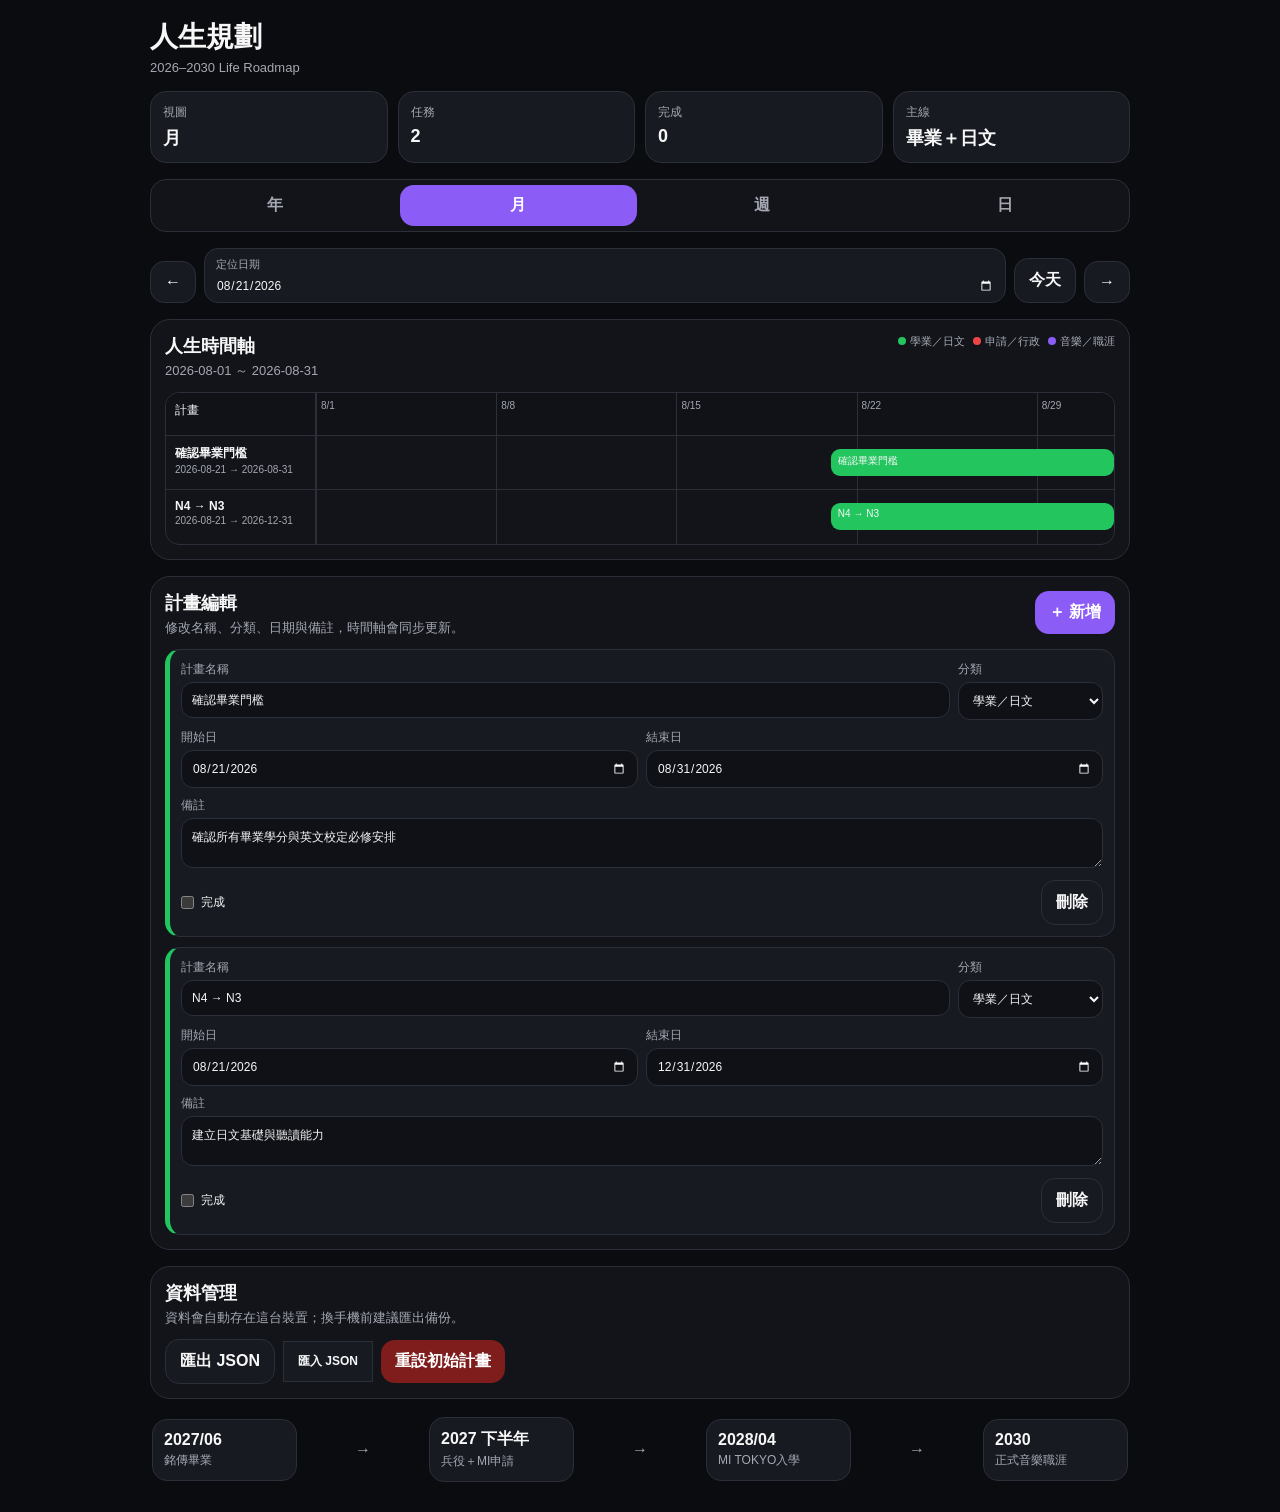
<file: index.html>
<!doctype html>
<html lang="zh-Hant">
<head>
  <meta charset="utf-8">
  <meta name="viewport" content="width=device-width,initial-scale=1,viewport-fit=cover">
  <meta name="theme-color" content="#0b0c0f">
  <meta name="apple-mobile-web-app-capable" content="yes">
  <meta name="apple-mobile-web-app-status-bar-style" content="black-translucent">
  <meta name="apple-mobile-web-app-title" content="人生規劃">
  <meta name="mobile-web-app-capable" content="yes">
  <title>人生規劃</title>

  <link rel="manifest" href="./manifest.webmanifest">
  <link rel="apple-touch-icon" href="./icon-192.png">
  <link rel="icon" type="image/png" sizes="192x192" href="./icon-192.png">
  <link rel="icon" type="image/png" sizes="512x512" href="./icon-512.png">
  <link rel="stylesheet" href="./styles.css">
</head>
<body>
  <div id="iosInstallTip" class="install-tip hidden">
    <b>可安裝到 iPhone 主畫面</b>
    <span>Safari → 分享 → 加入主畫面</span>
    <button id="dismissInstallTip" type="button">知道了</button>
  </div>

  <main class="app">
    <header class="topbar">
      <div>
        <h1>人生規劃</h1>
        <p>2026–2030 Life Roadmap</p>
      </div>
      <button id="installBtn" class="ghost hidden" type="button">安裝 App</button>
    </header>

    <section class="summary">
      <div class="metric"><span>視圖</span><strong id="viewName">月</strong></div>
      <div class="metric"><span>任務</span><strong id="countVisible">0</strong></div>
      <div class="metric"><span>完成</span><strong id="countDone">0</strong></div>
      <div class="metric"><span>主線</span><strong id="phaseName">準備期</strong></div>
    </section>

    <nav class="segmented" aria-label="時間單位">
      <button data-unit="year" type="button">年</button>
      <button data-unit="month" type="button" class="active">月</button>
      <button data-unit="week" type="button">週</button>
      <button data-unit="day" type="button">日</button>
    </nav>

    <section class="range-controls">
      <button id="prevBtn" class="ghost" type="button">←</button>
      <label class="datebox">
        <span>定位日期</span>
        <input id="anchorDate" type="date">
      </label>
      <button id="todayBtn" class="ghost" type="button">今天</button>
      <button id="nextBtn" class="ghost" type="button">→</button>
    </section>

    <section class="panel">
      <div class="section-head">
        <div>
          <h2>人生時間軸</h2>
          <p id="rangeText"></p>
        </div>
        <div class="legend">
          <span><i class="study"></i>學業／日文</span>
          <span><i class="admin"></i>申請／行政</span>
          <span><i class="music"></i>音樂／職涯</span>
        </div>
      </div>
      <div class="timeline-wrap">
        <div id="timelineHeader" class="timeline-header"></div>
        <div id="timelineRows"></div>
      </div>
    </section>

    <section class="panel">
      <div class="section-head">
        <div>
          <h2>計畫編輯</h2>
          <p>修改名稱、分類、日期與備註，時間軸會同步更新。</p>
        </div>
        <button id="addBtn" type="button">＋ 新增</button>
      </div>
      <div id="editor" class="editor"></div>
    </section>

    <section class="panel">
      <div class="section-head">
        <div>
          <h2>資料管理</h2>
          <p>資料會自動存在這台裝置；換手機前建議匯出備份。</p>
        </div>
      </div>
      <div class="actions">
        <button id="exportBtn" class="ghost" type="button">匯出 JSON</button>
        <label class="ghost file-label">匯入 JSON<input id="importFile" type="file" accept="application/json"></label>
        <button id="resetBtn" class="danger" type="button">重設初始計畫</button>
      </div>
    </section>

    <section class="roadmap">
      <div><b>2027/06</b><span>銘傳畢業</span></div>
      <em>→</em>
      <div><b>2027 下半年</b><span>兵役＋MI申請</span></div>
      <em>→</em>
      <div><b>2028/04</b><span>MI TOKYO入學</span></div>
      <em>→</em>
      <div><b>2030</b><span>正式音樂職涯</span></div>
    </section>
  </main>

  <dialog id="taskDialog">
    <form method="dialog" id="taskForm">
      <h3>新增計畫</h3>
      <label>名稱<input id="newName" required></label>
      <label>分類
        <select id="newCat">
          <option value="study">學業／日文</option>
          <option value="admin">申請／行政</option>
          <option value="music">音樂／職涯</option>
        </select>
      </label>
      <div class="two">
        <label>開始日<input id="newStart" type="date" required></label>
        <label>結束日<input id="newEnd" type="date" required></label>
      </div>
      <label>備註<textarea id="newNote" rows="3"></textarea></label>
      <div class="dialog-actions">
        <button value="cancel" class="ghost">取消</button>
        <button id="saveNew" value="default">加入</button>
      </div>
    </form>
  </dialog>

  <script src="./app.js"></script>
</body>
</html>
</file>
<file: styles.css>
:root{
  color-scheme:dark;
  --bg:#0b0c0f; --panel:#12141a; --card:#171a21;
  --text:#f7f7f8; --muted:#a5a8b2; --border:#2b2f3a;
  --accent:#8b5cf6; --study:#22c55e; --admin:#ef4444; --music:#8b5cf6;
}
*{box-sizing:border-box}
html,body{margin:0;background:var(--bg);color:var(--text);font-family:-apple-system,BlinkMacSystemFont,"Segoe UI","Noto Sans TC",sans-serif}
body{padding:max(18px,env(safe-area-inset-top)) 14px max(28px,env(safe-area-inset-bottom))}
button,input,select,textarea{font:inherit}
button{border:0;border-radius:14px;background:var(--accent);color:#fff;padding:11px 14px;font-weight:600}
button:active{transform:scale(.98)}
.ghost{background:#171a21;border:1px solid var(--border);color:var(--text)}
.danger{background:#7f1d1d}.hidden{display:none!important}
.app{max-width:980px;margin:auto;display:grid;gap:16px}
.topbar{display:flex;align-items:center;justify-content:space-between;gap:12px}
h1{margin:0;font-size:28px} h2{margin:0;font-size:18px} h3{margin:0 0 12px}
p{margin:4px 0 0;color:var(--muted);font-size:13px}
.summary{display:grid;grid-template-columns:repeat(4,1fr);gap:10px}
.metric{background:var(--card);border:1px solid var(--border);border-radius:16px;padding:12px}
.metric span{display:block;color:var(--muted);font-size:12px}.metric strong{display:block;margin-top:5px;font-size:18px}
.segmented{display:grid;grid-template-columns:repeat(4,1fr);gap:6px;background:var(--panel);border:1px solid var(--border);border-radius:16px;padding:5px}
.segmented button{background:transparent;color:var(--muted);padding:10px}
.segmented button.active{background:var(--accent);color:white}
.range-controls{display:grid;grid-template-columns:auto 1fr auto auto;gap:8px;align-items:end}
.datebox{background:var(--card);border:1px solid var(--border);border-radius:14px;padding:8px 11px}
.datebox span{display:block;font-size:11px;color:var(--muted);margin-bottom:2px}
.datebox input{width:100%;border:0;background:transparent;color:var(--text);padding:0}
.panel{background:var(--panel);border:1px solid var(--border);border-radius:20px;padding:14px}
.section-head{display:flex;justify-content:space-between;gap:12px;align-items:flex-start;margin-bottom:12px}
.legend{display:flex;gap:8px;flex-wrap:wrap;font-size:11px;color:var(--muted)}
.legend i{display:inline-block;width:8px;height:8px;border-radius:50%;margin-right:4px}
.legend .study{background:var(--study)}.legend .admin{background:var(--admin)}.legend .music{background:var(--music)}
.timeline-wrap{overflow:hidden;border:1px solid var(--border);border-radius:14px}
.timeline-header,.timeline-row{display:grid;grid-template-columns:150px minmax(0,1fr)}
.timeline-header{min-height:42px;background:#101218;border-bottom:1px solid var(--border)}
.timeline-label,.row-label{border-right:1px solid var(--border);padding:9px;font-size:12px}
.ticks,.bar-track{position:relative;min-height:42px;overflow:hidden}
.tick,.gridline{position:absolute;top:0;bottom:0;border-left:1px solid var(--border)}
.tick{padding:7px 0 0 4px;font-size:10px;color:var(--muted);white-space:nowrap}
.timeline-row{min-height:54px;border-bottom:1px solid var(--border)}.timeline-row:last-child{border-bottom:0}
.row-label b{display:block;font-size:12px;white-space:nowrap;overflow:hidden;text-overflow:ellipsis}.row-label span{font-size:10px;color:var(--muted)}
.task-bar{position:absolute;top:13px;height:27px;border-radius:9px;padding:5px 7px;font-size:10px;white-space:nowrap;overflow:hidden;text-overflow:ellipsis;min-width:4px}
.task-bar.study{background:var(--study)}.task-bar.admin{background:var(--admin)}.task-bar.music{background:var(--music)}
.editor{display:grid;gap:10px}
.edit-card{background:var(--card);border:1px solid var(--border);border-left:5px solid var(--accent);border-radius:15px;padding:11px;display:grid;gap:9px}
.edit-card.study{border-left-color:var(--study)}.edit-card.admin{border-left-color:var(--admin)}.edit-card.music{border-left-color:var(--music)}
.edit-top{display:grid;grid-template-columns:1fr 145px;gap:8px}.two{display:grid;grid-template-columns:1fr 1fr;gap:8px}
label{font-size:12px;color:var(--muted)}
input,select,textarea{width:100%;margin-top:4px;border:1px solid var(--border);border-radius:12px;background:#0f1116;color:var(--text);padding:10px}
textarea{resize:vertical}
.edit-actions,.actions,.dialog-actions{display:flex;gap:8px;align-items:center;flex-wrap:wrap}
.check{display:flex;align-items:center;gap:7px;color:var(--text);margin-right:auto}.check input{width:auto;margin:0}
.file-label{display:inline-block;padding:11px 14px;font-weight:600}.file-label input{display:none}
.roadmap{display:flex;align-items:center;justify-content:space-between;gap:8px;overflow:auto;padding:2px}
.roadmap div{min-width:145px;background:var(--card);border:1px solid var(--border);border-radius:15px;padding:11px}
.roadmap b,.roadmap span{display:block}.roadmap span{font-size:12px;color:var(--muted);margin-top:3px}.roadmap em{font-style:normal;color:var(--muted)}
dialog{width:min(92vw,520px);border:1px solid var(--border);border-radius:20px;background:var(--panel);color:var(--text);padding:18px}
dialog::backdrop{background:#0009}#taskForm{display:grid;gap:10px}
.install-tip{
  position:sticky;top:max(8px,env(safe-area-inset-top));z-index:10;
  max-width:980px;margin:0 auto 12px;padding:12px 14px;border:1px solid var(--border);
  border-radius:16px;background:#171a21;display:grid;grid-template-columns:1fr auto;gap:3px 12px;align-items:center
}
.install-tip b{font-size:14px}.install-tip span{font-size:12px;color:var(--muted)}.install-tip button{grid-row:1/3;grid-column:2;padding:9px 12px}
@media(max-width:640px){
  .summary{grid-template-columns:repeat(2,1fr)}
  .range-controls{grid-template-columns:auto 1fr auto}
  #nextBtn{grid-column:3} #todayBtn{display:none}
  .section-head{flex-direction:column}
  .timeline-header,.timeline-row{grid-template-columns:102px minmax(0,1fr)}
  .edit-top,.two{grid-template-columns:1fr}
  .roadmap{justify-content:flex-start}
}
</file>
